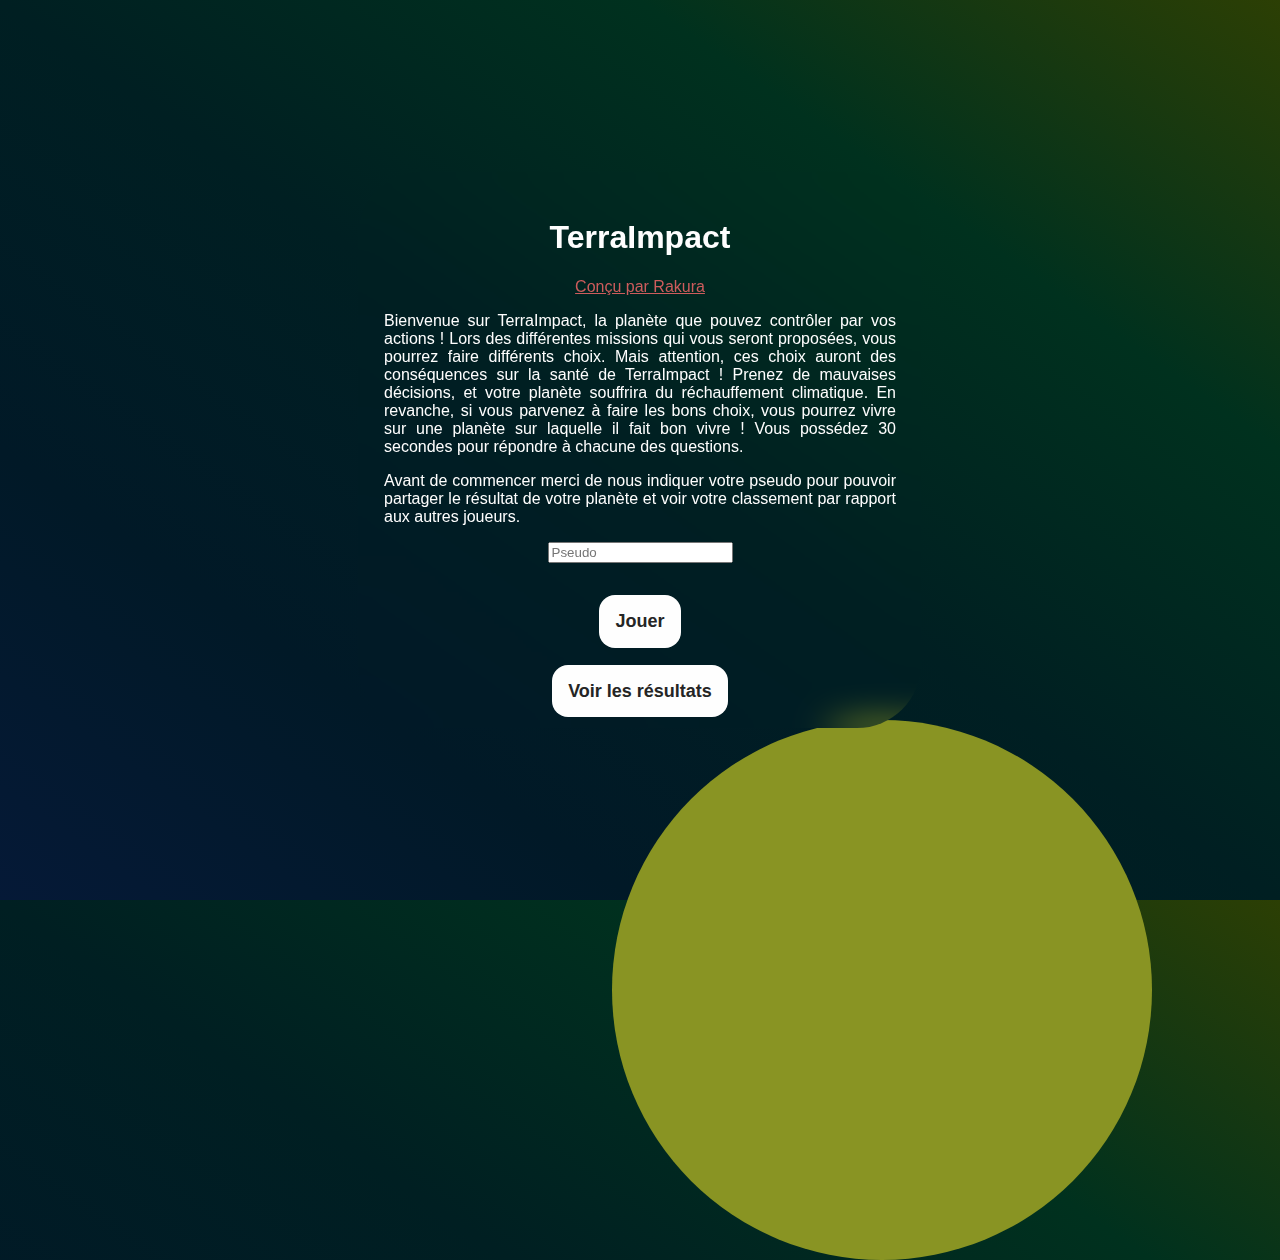
<file: index.html>
<!DOCTYPE html>
<head>
    <title>TerraImpact</title>
    <meta http-equiv="Content-Type" content="text/html; charset=utf-8" />
    <link rel="stylesheet" href="assets/main.css">
</head>
<body>
    <div class="earth"></div>
    <div class="main">
        <div class="blur">
            <h1>TerraImpact</h1>
            <a href="https://rakura.fr" target="_blank" style="color: #cd5c5c">Conçu par Rakura</a>
            <p style="text-align: justify;">
                Bienvenue sur TerraImpact, la planète que pouvez contrôler par vos actions !
                Lors des différentes missions qui vous seront proposées, vous pourrez faire différents choix.
                Mais attention, ces choix auront des conséquences sur la santé de TerraImpact ! Prenez de mauvaises décisions, et votre planète souffrira du réchauffement climatique. En revanche, si vous parvenez à faire les bons choix, vous pourrez vivre sur une planète sur laquelle il fait bon vivre ! Vous possédez 30 secondes pour répondre à chacune des questions.
            </p>
            <p style="text-align: justify;">
                Avant de commencer merci de nous indiquer votre pseudo pour pouvoir partager le résultat de votre planète et voir votre classement par rapport aux autres joueurs.
            </p>
            <div>
                <input id="pseudo" type="text" placeholder="Pseudo"/>
            </div>
            <div style="margin-top: 20px;">
                <button onclick="start()" class="selectElem" style="cursor: pointer;">
                    Jouer
                </button>
            </div>
            <div style="margin-top: 20px;">
                <a href="global.html" class="selectElem" style="cursor: pointer; text-decoration: none;">
                    Voir les résultats
                </a>
            </div>
        </div>
    </div>
    <script>
        function start() {
            let pseudo = document.getElementById('pseudo')
            if (pseudo.value.length == 0) {
                alert('Veuillez ajouter un pseudo')
                return;
            }
            document.location.href = `mission1.html?pseudo=${pseudo.value}&time=${new Date().getTime()}`
        }
    </script>
</body>
</html>
</file>
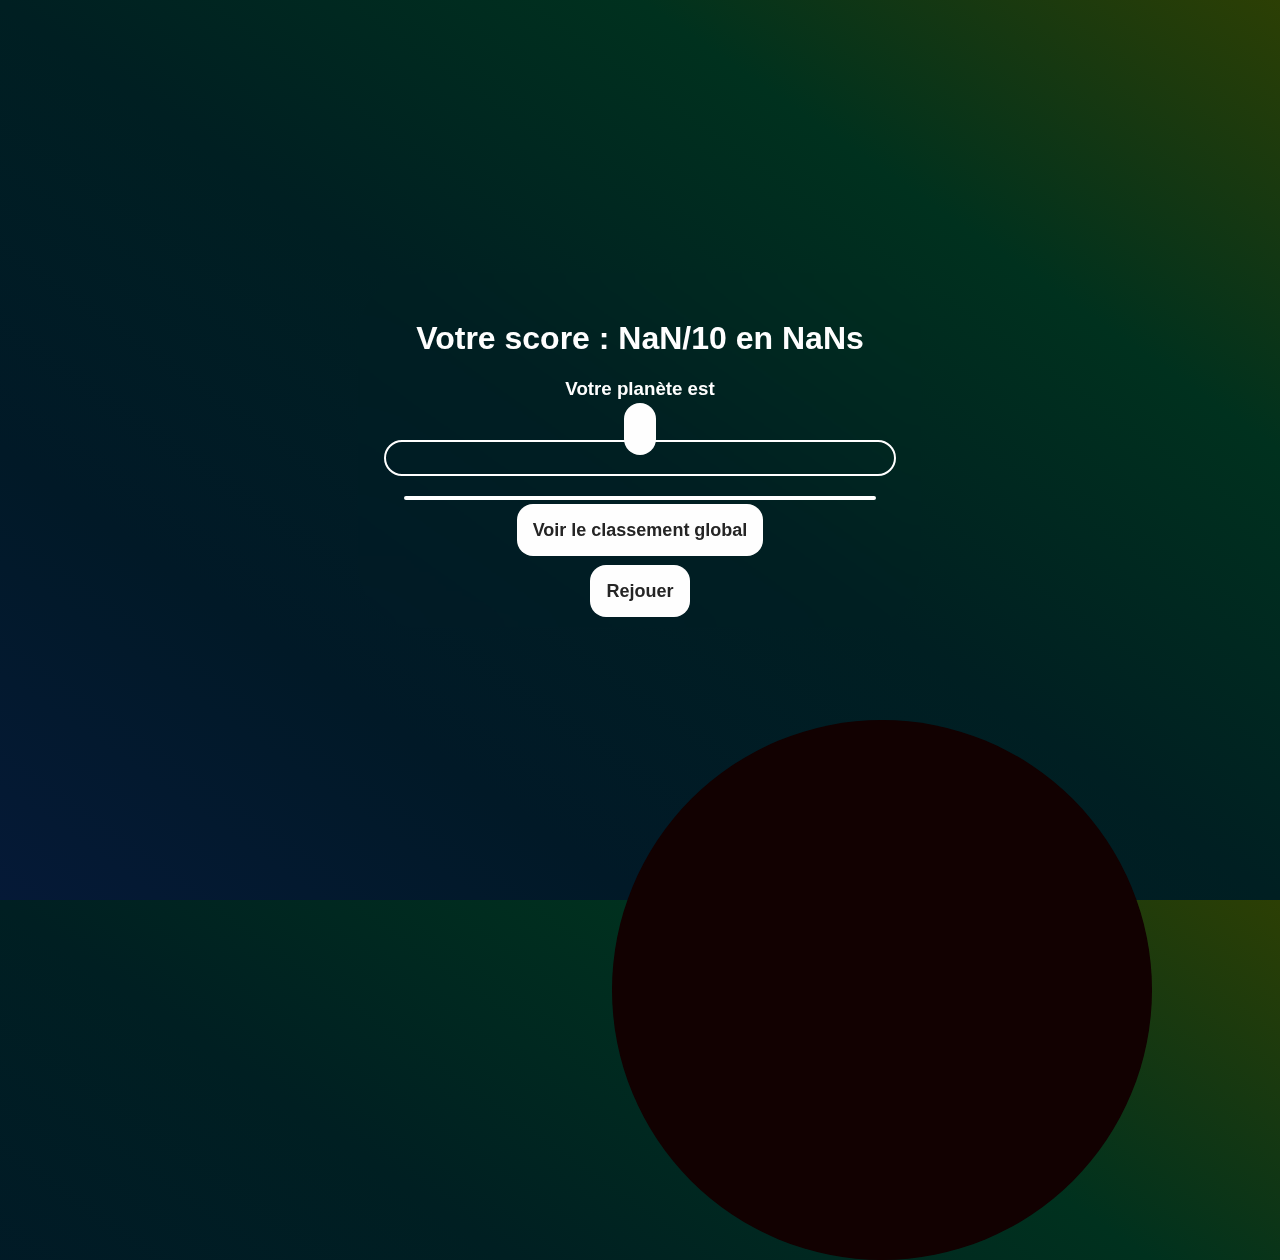
<file: finish.html>
<!DOCTYPE html>
<head>
    <title>TerraImpact</title>
    <meta http-equiv="Content-Type" content="text/html; charset=utf-8" />
    <link rel="stylesheet" href="assets/main.css">
</head>
<body>
    <div class="earth" id="earth"></div>
    <div class="main">
        <div class="blur">
            <h1 id="score"></h1>
            <h3 id="result"></h3>
            <a id="share" class="selectElem" style="text-decoration: none;"></a>
            <div style="padding: 1rem; border: 2px solid white; border-radius: 2rem; max-height: 50vh; overflow-y: auto;">
                <div id="falseAw">
                </div>
            </div>
            <div id="hof" style="margin: 20px; border: 2px solid white; border-radius: 2rem;"></div>
            <div style="margin-bottom: 40px; margin-top: 20px"><a href="global.html" class="selectElem" style="text-decoration: none;">Voir le classement global</a></div>
            <div><a href="index.html" style="text-decoration: none;" class="selectElem">
                Rejouer
            </a></div>
        </div>
    </div>
    <script>
        let score = 0, hof = null, pseudo = '', falseAw = null, aw = {}, earth = null, timeEnd = new Date().getTime(), timeTot = 0
        window.onload = (event) => {
            earth = document.getElementById('earth')
            falseAw = document.getElementById('falseAw')
            let urlGet = new URLSearchParams(window.location.search);
            score = parseInt(urlGet.get('score'));
            if (score < 0) {
                score = 0
            } else if (score > 10) {
                score = 10
            }
            earth.style.backgroundColor = randomColor(score)
            timeTot = parseInt(timeEnd - parseInt(urlGet.get('time'))) / 1000 
            document.getElementById("score").innerText = "Votre score : " + score + "/10 en " + parseInt(timeTot) + "s";
            var prefix = "Votre planète est ";
            if (score == 0) {
                prefix += 'délabrée';
            } else if (score == 1) {
                prefix += 'déclinante';
            } else if (score == 2) {
                prefix += 'polluée';
            } else if (score == 3) {
                prefix += 'épuisée';
            } else if (score == 4) {
                prefix += 'malade';
            } else if (score == 5) {
                prefix += 'instable';
            } else if (score == 6) {
                prefix += 'endommagée';
            } else if (score == 7) {
                prefix += 'fragile';
            } else if (score == 8) {
                prefix += 'résiliente';
            } else if (score == 9) {
                prefix += 'revitalisante';
            } else if (score == 10) {
                prefix += 'florissante';
            }
            document.getElementById("result").innerText = prefix;
            hof = document.getElementById("hof");

            pseudo = urlGet.get('pseudo');
            aw = JSON.parse(urlGet.get('aw'));
            falseAnwer()
            sendFile()
        };

        function falseAnwer() {
            let awMsg = {1: [], 2: [], 3: []};
            let aws = {
                1: [
                    {q: "Est-ce que la déforestation est la seconde cause du réchauffement climatique", r: "La déforestation est bien la 2ème cause, cela produit 24% des gaz à effet de serre."},
                    {q: "En un jour, un arbre produit-il assez d'oxygène pour 2 personnes ?", r: "Un arbre est capable de produire de l'oxygène pour 4 personne"},
                    {q: "Sur les 10 dernières années, la forêt amazonienne au Brésil a émis plus de carbonne qu'elle n'en a capté", r: "Les pertes sont d'envirion 18% supérieures aux gains." }
                ],
                2: [
                    {q: "Trier les moyens de productions d'électricité du plus propre au moins propre (haut en bas)", r: "L'émission de Co2 par kWh du nucléaire est de 12g, photovoltaïque 48g, gaz naturel 490g, charbon 820g"},
                    {q: "Trier les moyens de transport dans l'ordre croissant d'émission de CO2 par passager par km (haut en bas)", r: "L'émission de Co2 par personne par kilomètre en train est de 3.5g, en bus 20g, en voiture 85g, en avion 145g"}
                ],
                3: [
                    {q: "En matière de transport, quelle action aurait le plus d’impact ?", r:"Le transport aérien reste l'une des sources majeures de notre empreinte carbone."},
                    {q: "En matière d’alimentation, quelle solution est la plus efficace ?", r:"Manger moins de viande serait la solution la plus efficace"},
                    {q: 'Quelle action diminuerait le plus nos émissions de gaz à effet de serre ?', r:"Fermer les centrales à énergie carbonée diminuerait le plus nos émissions de gaz à effet de serre à l'échelle mondiale"}
                ]
            }

            for (let i = 0; i < aw[1].length; i++) {
                if (aw[1][i] == -1) {
                    awMsg[1].push(aws[1][i])
                } else {
                    awMsg[1].push({q: aws[1][i].q, r: 'valid'})
                }
            }
            for (let i = 0; i < aw[2].length; i++) {
                let noError = false
                for (let j = 0; j < aw[2][i].length; j++) {
                    if (aw[2][i][j] != j) {
                        awMsg[2].push(aws[2][i])
                        noError = true
                        break
                    }
                }
                if (!noError) {
                    awMsg[2].push({q: aws[2][i].q, r: 'valid'})
                }
            }
            for (let i = 0; i < aw[3].length; i++) {
                if (aw[3][i] == -1) {
                    awMsg[3].push(aws[3][i])
                } else {
                    awMsg[3].push({q: aws[3][i].q, r: 'valid'})
                }
            }
            Object.keys(awMsg || {}).forEach(item => {
                let div = document.createElement('div')
                for (let i = 0; i < awMsg[item].length; i++) {
                    let div2 = document.createElement('div'), title = document.createElement('h3'), p = document.createElement('p')
                    title.textContent = awMsg[item][i].q
                    if (awMsg[item][i].r == 'valid') {
                        p.textContent = 'Bravo !'
                        p.style.color = 'green'
                    } else {
                        p.textContent = awMsg[item][i].r
                        p.style.color = 'red'
                    }
                    div2.appendChild(title)
                    div2.appendChild(p)
                    div.appendChild(div2)
                }
                falseAw.appendChild(div)
            })
        }

        function randomColor(score) {
            let color = '#120101'
            if (score == 1) {
                color = '#290202'
            } else if (score == 2) {
                color = '#871e1e'
            } else if (score == 3) {
                color = '#944d23'
            } else if (score == 4) {
                color = '#947223'
            } else if (score == 5) {
                color = '#948523'
            } else if (score == 6) {
                color = '#899423'
            } else if (score == 7) {
                color = '#709423'
            } else if (score == 8) {
                color = '#619423'
            } else if (score == 9) {
                color = '#4e9423'
            } else if (score == 10) {
                color = '#42bd1c'
            }
            return color
        }

        async function sendFile() {
            let uid = String(pseudo) + String(new Date().getTime()).substring(8)
            document.getElementById('share').href = "result.html?uid=" + uid
            document.getElementById('share').textContent = "Copier ce lien pour partager votre résultat"
            const response = await fetch("https://terraimpact.back.rakura.fr/addValue", {
            method: 'POST',
            headers: {
                'Accept': 'application/json',
                'Content-Type': 'application/json'
                },
                body: JSON.stringify({
                "uid": uid,
                "pseudo": String(pseudo),
                "score": score,
                "time": parseInt(timeTot),
                "aw": JSON.stringify(aw)
                })
            });

            response.json().then(data => {
                let pos = document.createElement('h3');
                pos.textContent = "Votre classement " + data.pos + " sur " + data.tot
                hof.appendChild(pos)
            });
        }
    </script>
</body>
</html>
</file>
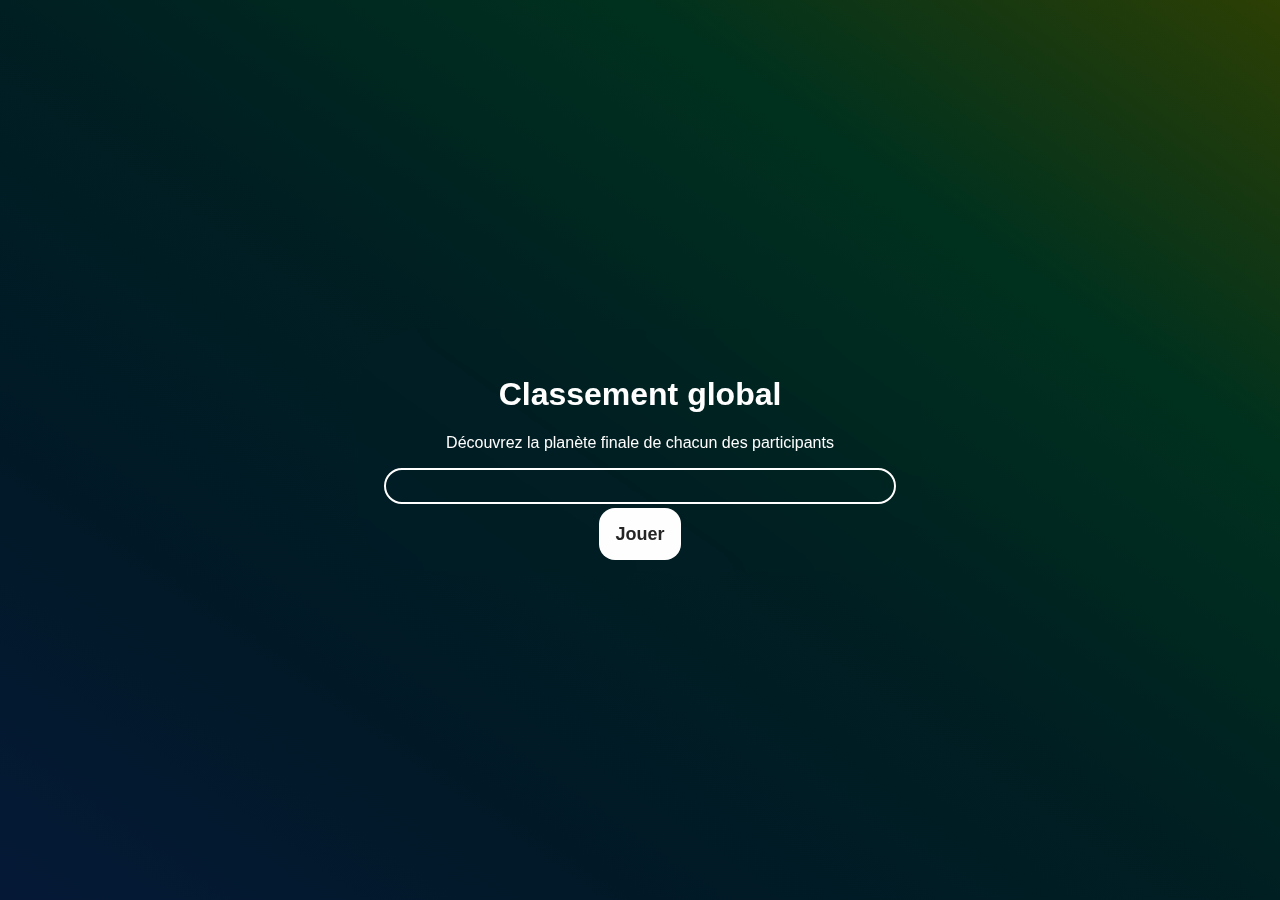
<file: global.html>
<!DOCTYPE html>
<head>
    <title>TerraImpact</title>
    <meta http-equiv="Content-Type" content="text/html; charset=utf-8" />
    <link rel="stylesheet" href="assets/main.css">
</head>
<body>
    <div class="main">
        <div class="blur">
            <h1>Classement global</h1>
            <p>Découvrez la planète finale de chacun des participants</p>
            <div style="padding: 1rem; border: 2px solid white; border-radius: 2rem; max-height: 80vh; overflow-y: auto;">
                <div id="classement">
                </div>
            </div>
            <div style="margin-top: 20px;"><a href="index.html" class="selectElem" style="text-decoration: none;">
                Jouer
            </a></div>
        </div>
    </div>
    <script>
        let classement = null
        window.onload = (event) => {
            classement = document.getElementById('classement');
            getAll()
        };

        async function getAll() {
            const response = await fetch("https://terraimpact.back.rakura.fr/getAll", {
            method: 'GET'
            });

            response.json().then(data => {
                for (let i = 0; i < data.length; i++) {
                    let div = document.createElement('div'), subDiv = document.createElement('div'), title = document.createElement('a'), score = document.createElement('p'), time = document.createElement('p')
                    score.textContent = data[i].score + '/10'
                    time.textContent = data[i].time + 's'
                    subDiv.style.display = 'flex'
                    subDiv.style.alignItems = 'center';
                    subDiv.style.justifyContent = 'space-around';
                    subDiv.appendChild(score)
                    subDiv.appendChild(time)
                    title.textContent = String(i + 1) + ". " + String(data[i].pseudo)
                    title.style.color = randomColor(data[i].score);
                    title.classList.add('global')
                    title.href = 'result.html?uid=' + data[i].uid
                    title.title = "Voir la planète"
                    div.classList.add('globalDiv')
                    div.onclick = function(){moveTo(data[i].uid)};
                    div.title = 'Voir la planète de ' + data[i].pseudo
                    div.appendChild(title)
                    div.appendChild(subDiv)
                    classement.appendChild(div)
                }
            });
        }

        function moveTo(uid) {
            document.location.href = 'result.html?uid=' + uid
        }

        function randomColor(score) {
            let color = '#120101'
            if (score == 1) {
                color = '#290202'
            } else if (score == 2) {
                color = '#871e1e'
            } else if (score == 3) {
                color = '#944d23'
            } else if (score == 4) {
                color = '#947223'
            } else if (score == 5) {
                color = '#948523'
            } else if (score == 6) {
                color = '#899423'
            } else if (score == 7) {
                color = '#709423'
            } else if (score == 8) {
                color = '#619423'
            } else if (score == 9) {
                color = '#4e9423'
            } else if (score == 10) {
                color = '#42bd1c'
            }
            return color
        }
    </script>
</body>
</html>
</file>
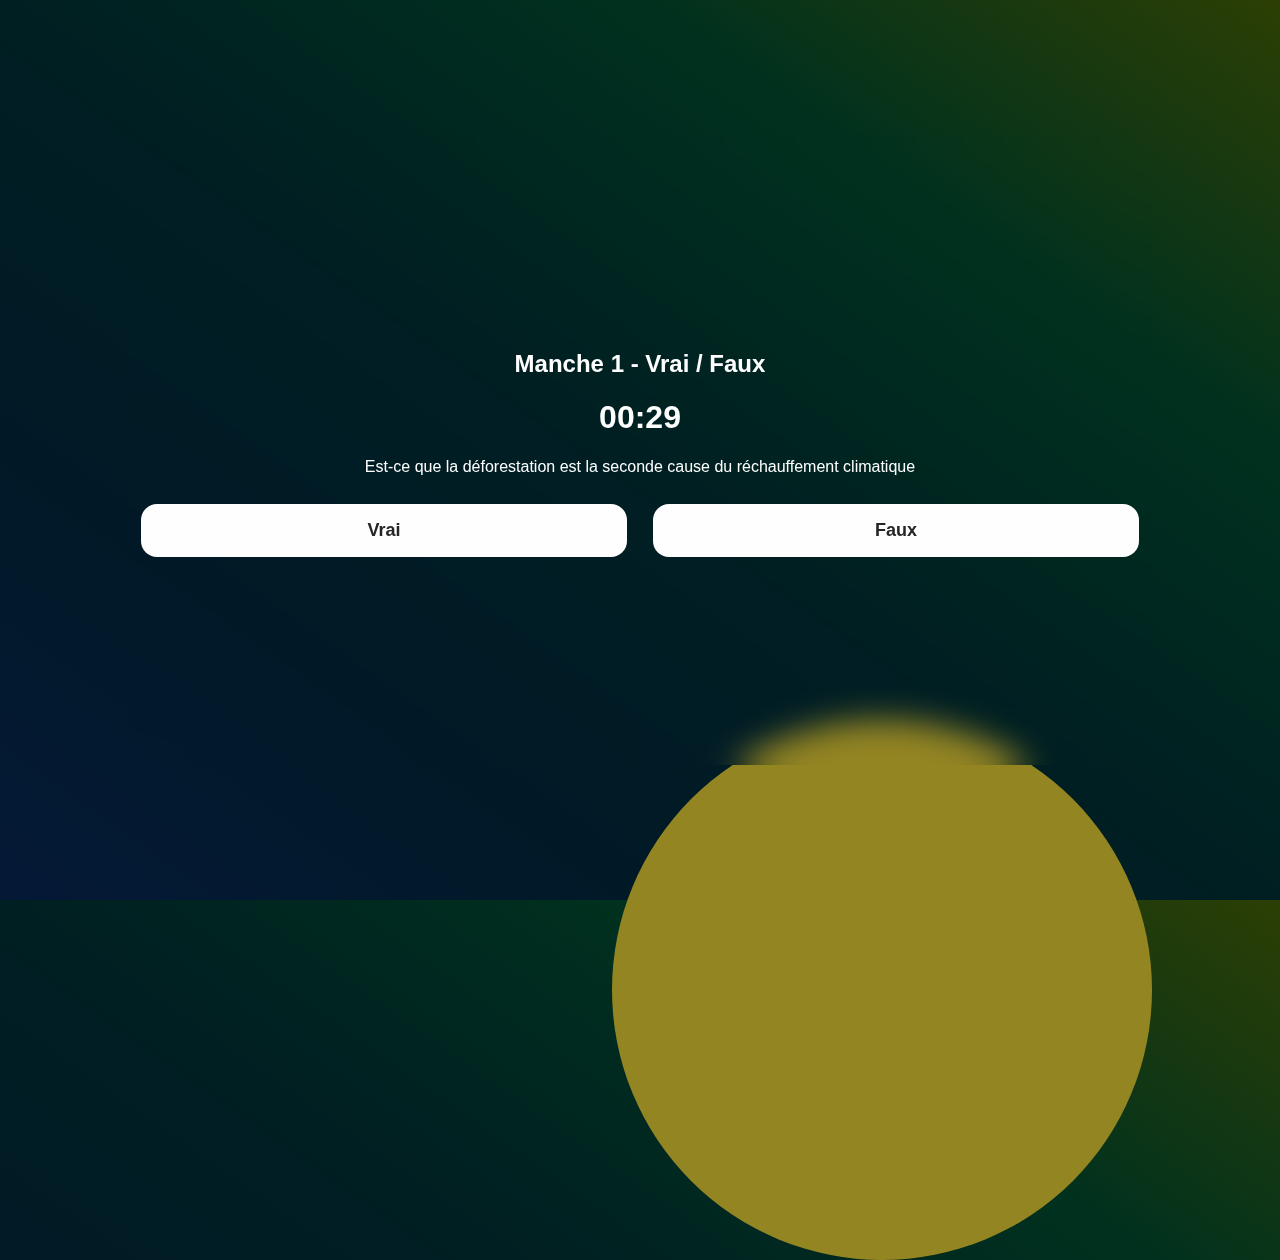
<file: mission1.html>
<!DOCTYPE html>
<head>
    <title>TerraImpact</title>
    <meta http-equiv="Content-Type" content="text/html; charset=utf-8" />
    <link rel="stylesheet" href="assets/main.css">
</head>
<body>
    <div class="earth" id="earth"></div>
    <div class="main">
        <div class="mission">
            <div style="width: 80vw;">
                <h2>Manche 1 - Vrai / Faux</h2>
                <h1 id="timer"></h1>
                <p id="qShow">Question</p>
                <div id="selectQ">
                </div>
            </div>
        </div>
    </div>
    <script>
        let selectQ = null, earth = null, qShow = null, timer = null, timerT = null, timerQ = 30, actualTime = 0, actualId = 0, answered = [], startScore = 5;
        let q = [
            {q: 'Est-ce que la déforestation est la seconde cause du réchauffement climatique', answer: [{text: 'Vrai', score: 1}, {text: 'Faux', score: -1}]},
            {q: "En un jour, un arbre produit-il assez d'oxygène pour 2 personnes ?", answer: [{text: 'Vrai', score: -1}, {text: 'Faux', score: 1}]},
            {q: "Sur les 10 dernières années, la forêt amazonienne au Brésil a émis plus de carbonne qu'elle n'en a capté", answer: [{text: 'Vrai', score: 1}, {text: 'Faux', score: -1}]},
        ]

        window.onload = (event) => {
            earth = document.getElementById('earth')
            selectQ = document.getElementById("selectQ");
            timer = document.getElementById("timer");
            qShow = document.getElementById("qShow");

            earth.style.backgroundColor = randomColor(startScore)
            supply()
        };

        function randomColor(score) {
            let color = '#120101'
            if (score == 1) {
                color = '#290202'
            } else if (score == 2) {
                color = '#871e1e'
            } else if (score == 3) {
                color = '#944d23'
            } else if (score == 4) {
                color = '#947223'
            } else if (score == 5) {
                color = '#948523'
            } else if (score == 6) {
                color = '#899423'
            } else if (score == 7) {
                color = '#709423'
            } else if (score == 8) {
                color = '#619423'
            } else if (score == 9) {
                color = '#4e9423'
            } else if (score == 10) {
                color = '#42bd1c'
            }
            return color
        }

        function supply() {
            qShow.textContent = q[actualId].q
            let div = document.createElement('div');
            div.style.display = 'flex';
            div.style.justifyContent = 'center';
            for (let i = 0; i < q[actualId].answer.length; i++) {
                let btn = document.createElement('button');
                btn.classList.add('selectElem')
                btn.classList.add('widthFull')
                btn.classList.add('cursorPointer')
                btn.onclick = function(){answer(i)};
                btn.textContent = q[actualId].answer[i].text;
                div.appendChild(btn)
            }
            selectQ.appendChild(div);
            startTimer()
        }

        function startTimer() {
            timer.textContent = "00:30"
            actualTime = timerQ
            clearTimeout(timerT)
            decrement()
        }

        function decrement() {
            if (actualTime == 0) {
                answer(0)
                return;
            }
            actualTime--
            let showTimer = actualTime
            if (String(actualTime).length == 1) {
                showTimer = '0' + String(actualTime)
            }
            timer.textContent = `00:${showTimer}`
            timerT = setTimeout(decrement, 1000)
        }

        function answer(id) {
            startScore += q[actualId].answer[id].score
            if (startScore < 0) {
                startScore = 0
            } else if (startScore > 10) {
                startScore = 10
            }
            earth.style.backgroundColor = randomColor(startScore)
            answered.push(q[actualId].answer[id].score)
            actualId++;
            if (actualId + 1 > q.length) {
                clearTimeout(timerT)
                let urlGet = new URLSearchParams(window.location.search);
                document.location.href = `mission2.html?pseudo=${urlGet.get('pseudo')}&time=${urlGet.get('time')}&aw=${JSON.stringify({1: answered})}&score=${startScore}`;
                return;
            }
            let child = selectQ.lastElementChild;
            while (child) {
                selectQ.removeChild(child);
                child = selectQ.lastElementChild;
            }
            supply()
        }
    </script>
</body>
</html>
</file>
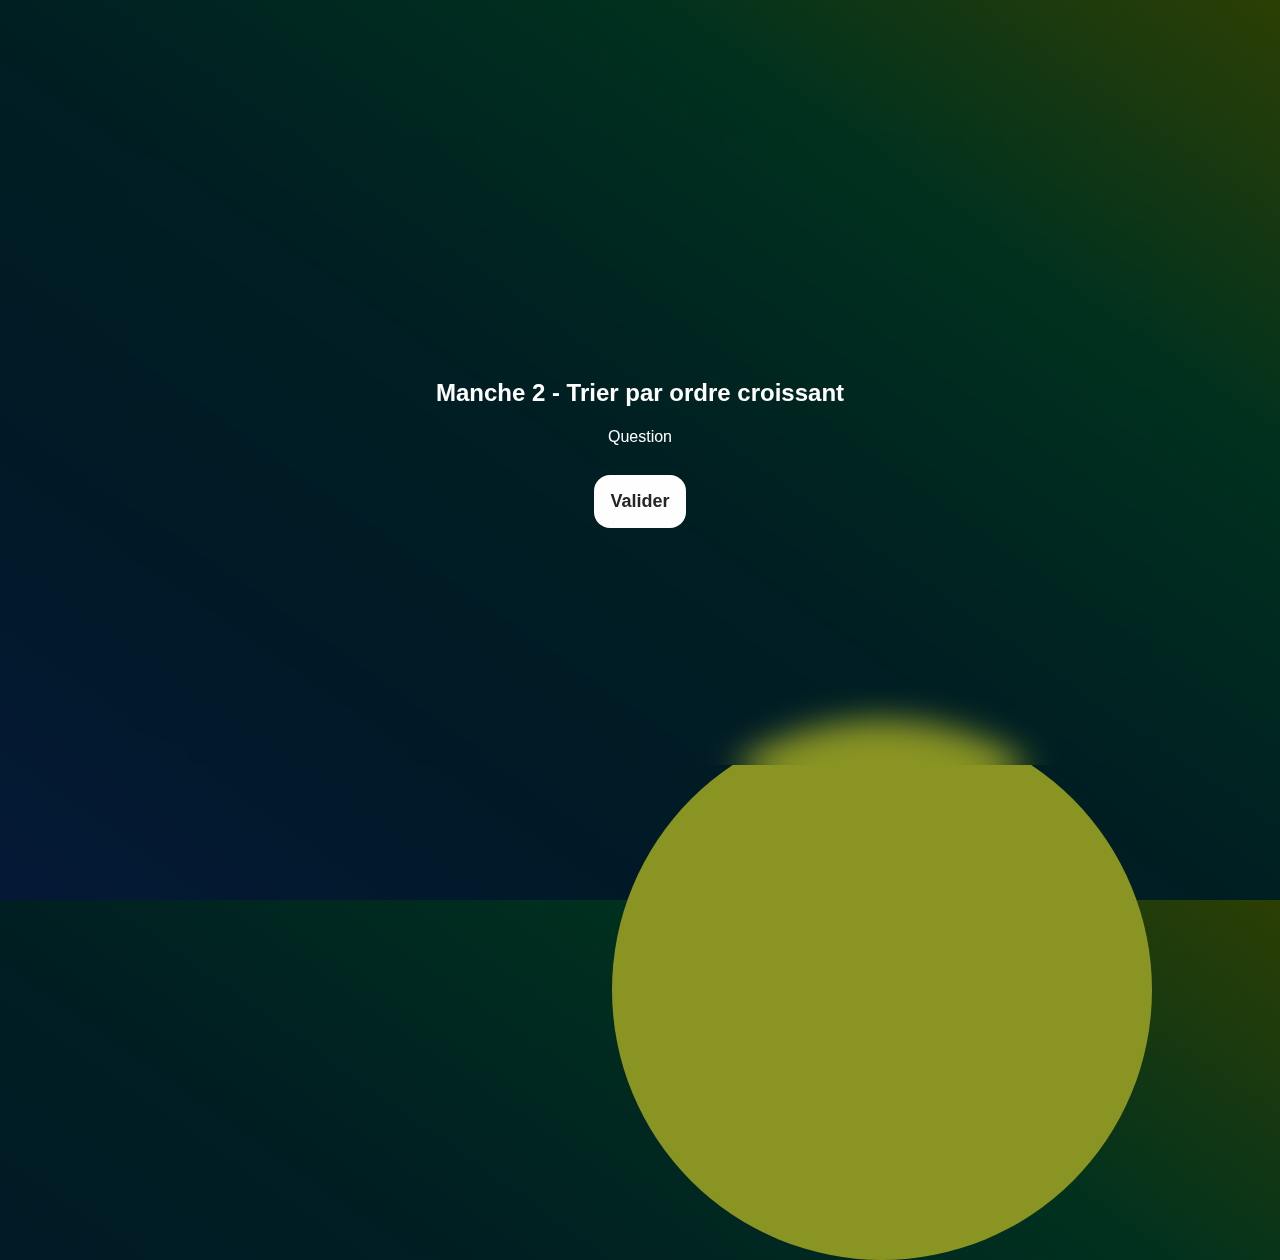
<file: mission2.html>
<!DOCTYPE html>
<head>
    <title>TerraImpact</title>
    <meta http-equiv="Content-Type" content="text/html; charset=utf-8" />
    <link rel="stylesheet" href="assets/main.css">
</head>
<body>
    <div class="earth" id="earth"></div>
    <div class="main">
        <div class="mission">
            <div style="width: 50vw;">
                <h2>Manche 2 - Trier par ordre croissant</h2>
                <h1 id="timer"></h1>
                <p id="qShow">Question</p>
                <div id="selectQ">
                </div>
                <button class="selectElem" style="cursor: pointer;" onclick="answer()">Valider</button>
            </div>
        </div>
    </div>
    <script>
        let selectQ = null, earth = null, qShow = null, timer = null, timerT = null, timerQ = 30, actualTime = 0, startScore = 0, urlGet = null, actualId = 0, answered = {};
        let q = [
            {q: "Trier les moyens de productions d'électricité du plus propre au moins propre (haut en bas)", answer: [{text: 'Charbon', score: 3}, {text: 'Nucléaire', score: 0}, {text: 'Photovoltaïque', score: 1}, {text: 'Gaz naturel', score: 2}]},
            {q: "Trier les moyens de transport dans l'ordre croissant d'émission de CO2 par passager par km (haut en bas)", answer: [{text: 'Bus', score: 1}, {text: 'Avion', score: 3}, {text: 'Voiture', score: 2}, {text: 'Train', score: 0}]},
        ]

        window.onload = (event) => {
            earth = document.getElementById('earth')
            urlGet = new URLSearchParams(window.location.search);
            startScore = parseInt(urlGet.get('score'));
            if (startScore < 0) {
                startScore = 0
            } else if (startScore > 10) {
                startScore = 10
            }
            answered = JSON.parse(urlGet.get('aw'));
            answered[2] = []
            selectQ = document.getElementById("selectQ");
            timer = document.getElementById("timer");
            qShow = document.getElementById("qShow");

            earth.style.backgroundColor = randomColor(startScore)
            supply()
        };

        function randomColor(score) {
            let color = '#120101'
            if (score == 1) {
                color = '#290202'
            } else if (score == 2) {
                color = '#871e1e'
            } else if (score == 3) {
                color = '#944d23'
            } else if (score == 4) {
                color = '#947223'
            } else if (score == 5) {
                color = '#948523'
            } else if (score == 6) {
                color = '#899423'
            } else if (score == 7) {
                color = '#709423'
            } else if (score == 8) {
                color = '#619423'
            } else if (score == 9) {
                color = '#4e9423'
            } else if (score == 10) {
                color = '#42bd1c'
            }
            return color
        }

        function supply() {
            qShow.textContent = q[actualId].q
            
            for (let i = 0; i < q[actualId].answer.length; i++) {
                let div = document.createElement('div'), firstDiv = document.createElement('div'), secondDiv = document.createElement('div'), pSd = document.createElement('p');
                //secondDiv
                pSd.textContent = q[actualId].answer[i].text;
                secondDiv.appendChild(pSd);

                //firstDiv
                let cDown = document.createElement('div'), cUp = document.createElement('div');
                cUp.innerHTML = `<svg onclick="up(${i})" style="cursor: pointer; margin: 5px;" xmlns="http://www.w3.org/2000/svg" width="16" height="16" fill="currentColor" viewBox="0 0 16 16"><path fill-rule="evenodd" d="M7.646 4.646a.5.5 0 0 1 .708 0l6 6a.5.5 0 0 1-.708.708L8 5.707l-5.646 5.647a.5.5 0 0 1-.708-.708l6-6z"/></svg>`
                cDown.innerHTML = `<svg onclick="down(${i})" style="cursor: pointer; margin: 5px;" xmlns="http://www.w3.org/2000/svg" width="16" height="16" fill="currentColor" viewBox="0 0 16 16"><path fill-rule="evenodd" d="M1.646 4.646a.5.5 0 0 1 .708 0L8 10.293l5.646-5.647a.5.5 0 0 1 .708.708l-6 6a.5.5 0 0 1-.708 0l-6-6a.5.5 0 0 1 0-.708z"/></svg>`
                firstDiv.classList.add('chevron')
                firstDiv.appendChild(cUp)
                firstDiv.appendChild(cDown)

                div.appendChild(firstDiv)
                div.appendChild(secondDiv)

                div.classList.add('selectElem')
                div.classList.add('selectElemSort')
                div.id = q[actualId].answer[i].score
                selectQ.appendChild(div)
            }
            startTimer()
        }

        function clear() {
            let child = selectQ.lastElementChild;
            while (child) {
                selectQ.removeChild(child);
                child = selectQ.lastElementChild;
            }
        }

        function answer() {
            actualId++;
            let aws = [], verifScore = 0;
            for (let i = 0; i < selectQ.children.length; i++) {
                aws.push(selectQ.children[i].id)
                if (selectQ.children[i].id == i) {
                    verifScore++
                }
            }
            if (verifScore == 4) {
                startScore += 2
            } else if (verifScore == 3) {
                startScore++
            } else if (verifScore == 1) {
                startScore += -1
            } else if (verifScore == 0) {
                startScore += -2
            }
            if (startScore < 0) {
                startScore = 0
            } else if (startScore > 10) {
                startScore = 10
            }
            earth.style.backgroundColor = randomColor(startScore)
            answered[2].push(aws)
            if (actualId + 1 > q.length) {
                clearTimeout(timerT)
                document.location.href = `mission3.html?pseudo=${urlGet.get('pseudo')}&time=${urlGet.get('time')}&aw=${JSON.stringify(answered)}&score=${startScore}`;
                return;
            }
            clear()
            supply()
        }

        function up(id) {
            if (id == 0) {
                return;
            }
            clear()
            let inter = q[actualId].answer[id - 1]
            q[actualId].answer[id - 1] = q[actualId].answer[id]
            q[actualId].answer[id] = inter
            supply()
        }

        function down(id) {
            if (id == q[actualId].answer.length - 1) {
                return
            }
            clear()
            let inter = q[actualId].answer[id + 1]
            q[actualId].answer[id + 1] = q[actualId].answer[id]
            q[actualId].answer[id] = inter
            supply()
        }

        function startTimer() {
            timer.textContent = "00:30"
            actualTime = timerQ
            clearTimeout(timerT)
            decrement()
        }

        function decrement() {
            if (actualTime == 0) {
                answer()
                return;
            }
            actualTime--
            let showTimer = actualTime
            if (String(actualTime).length == 1) {
                showTimer = '0' + String(actualTime)
            }
            timer.textContent = `00:${showTimer}`
            timerT = setTimeout(decrement, 1000)
        }
    </script>
</body>
</html>
</file>
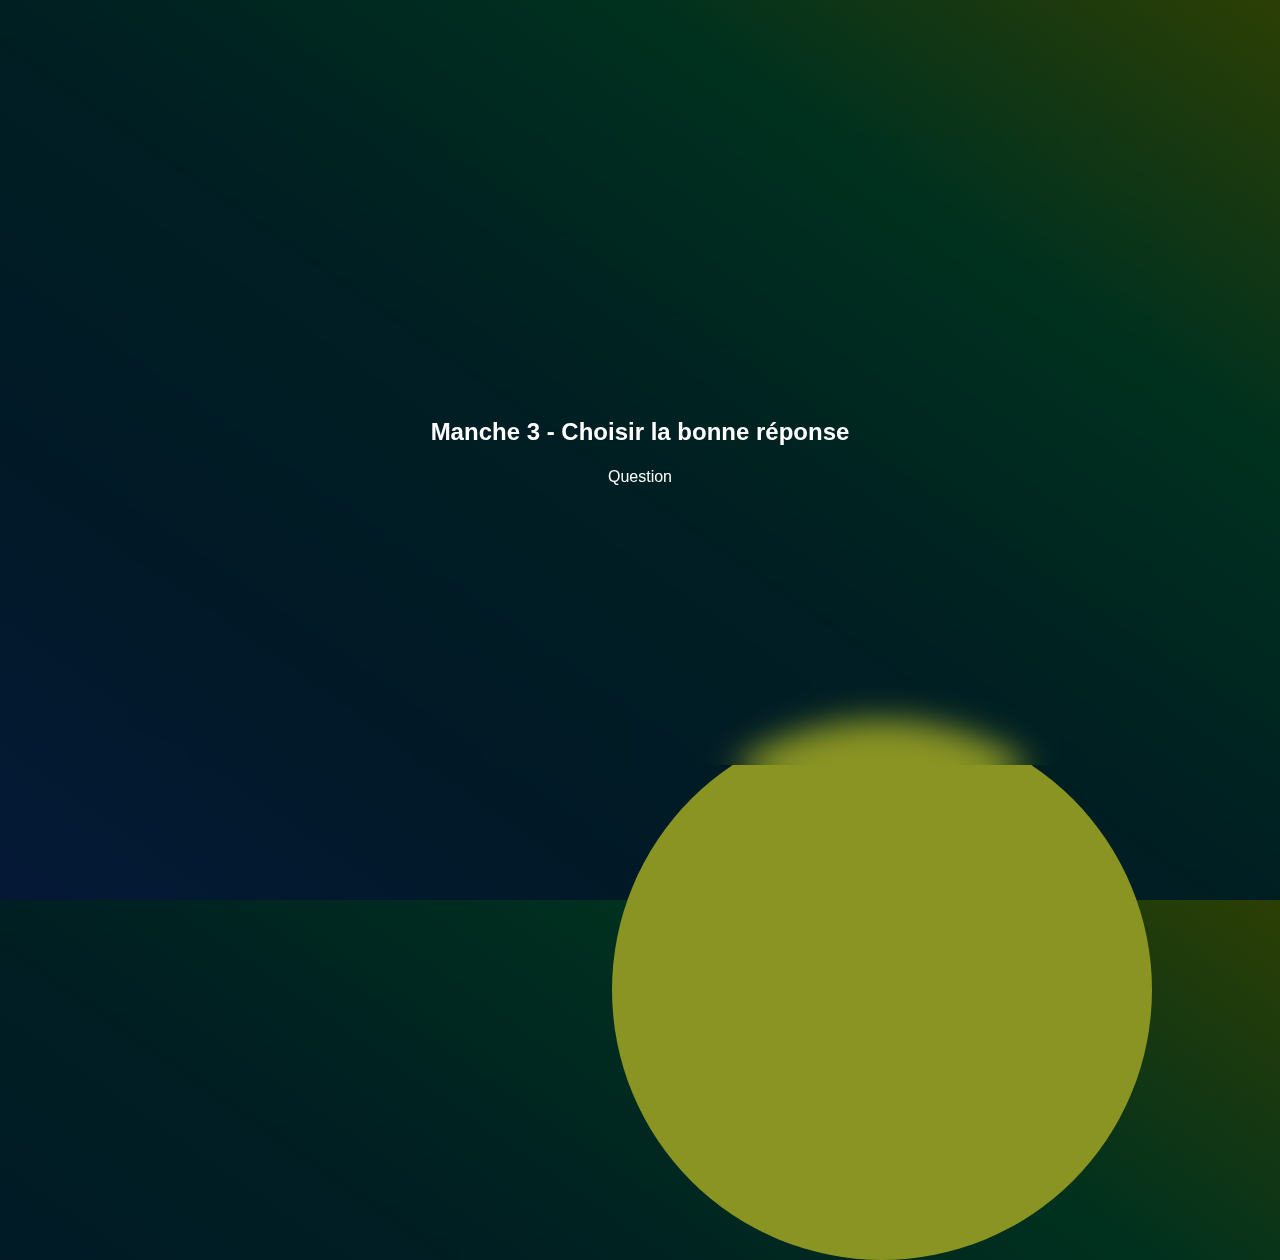
<file: mission3.html>
<!DOCTYPE html>
<head>
    <title>TerraImpact</title>
    <meta http-equiv="Content-Type" content="text/html; charset=utf-8" />
    <link rel="stylesheet" href="assets/main.css">
</head>
<body>
    <div class="earth" id="earth"></div>
    <div class="main">
        <div class="mission">
            <div style="width: 50vw;">
                <h2>Manche 3 - Choisir la bonne réponse</h2>
                <h1 id="timer"></h1>
                <p id="qShow">Question</p>
                <div id="selectQ">
                </div>
            </div>
        </div>
    </div>
    <script>
        let selectQ = null, earth = null, qShow = null, timer = null, timerT = null, timerQ = 30, actualTime = 0, startScore = 0, actualId = 0, answered = {};
        let q = [
            {q: "En matière de transport, quelle action aurait le plus d’impact ?", answer: [{text: 'Favoriser les vélos taxis', score: -1}, {text: "Améliorer l’efficience des avions", score: 1}, {text: "Construire un réseau global de trains à grande vitesse", score: -1}, {text: 'Développer le télétravail', score: -1}]},
            {q: "En matière d’alimentation, quelle solution est la plus efficace ?", answer: [{text: 'Manger moins de viande', score: 1}, {text: 'Installer des foyers de cuisson « propres » dans les pays en développement', score: -1}, {text: 'Mettre en place une culture du riz plus efficiente et durable', score: -1}]},
            {q: 'Quelle action diminuerait le plus nos émissions de gaz à effet de serre ?', answer: [{text: 'Arrêter la déforestation', score: -1}, {text: 'Retirer les véhicules à essence', score: -1}, {text: 'Fermer les centrales à énergie carbonée', score: 1}]},
        ]

        window.onload = (event) => {
            earth = document.getElementById('earth')
            urlGet = new URLSearchParams(window.location.search);
            startScore = parseInt(urlGet.get('score'));
            if (startScore < 0) {
                startScore = 0
            } else if (startScore > 10) {
                startScore = 10
            }
            answered = JSON.parse(urlGet.get('aw'));
            answered[3] = []
            selectQ = document.getElementById("selectQ");
            timer = document.getElementById("timer");
            qShow = document.getElementById("qShow");

            earth.style.backgroundColor = randomColor(startScore)
            supply()
        };

        function randomColor(score) {
            let color = '#120101'
            if (score == 1) {
                color = '#290202'
            } else if (score == 2) {
                color = '#871e1e'
            } else if (score == 3) {
                color = '#944d23'
            } else if (score == 4) {
                color = '#947223'
            } else if (score == 5) {
                color = '#948523'
            } else if (score == 6) {
                color = '#899423'
            } else if (score == 7) {
                color = '#709423'
            } else if (score == 8) {
                color = '#619423'
            } else if (score == 9) {
                color = '#4e9423'
            } else if (score == 10) {
                color = '#42bd1c'
            }
            return color
        }

        function supply() {
            qShow.textContent = q[actualId].q
            
            for (let i = 0; i < q[actualId].answer.length; i++) {
                let btn = document.createElement('button');
                btn.classList.add('selectElem')
                btn.classList.add('widthFull')
                btn.classList.add('cursorPointer')
                btn.onclick = function(){answer(i)};
                btn.textContent = q[actualId].answer[i].text;
                selectQ.appendChild(btn)
            }
            startTimer()
        }

        function answer(id) {
            answered[3].push(q[actualId].answer[id].score)
            startScore += q[actualId].answer[id].score
            if (startScore < 0) {
                startScore = 0
            } else if (startScore > 10) {
                startScore = 10
            }
            earth.style.backgroundColor = randomColor(startScore)
            actualId++;
            if (actualId + 1 > q.length) {
                clearTimeout(timerT)
                document.location.href = `finish.html?pseudo=${urlGet.get('pseudo')}&time=${urlGet.get('time')}&aw=${JSON.stringify(answered)}&score=${startScore}`;
                return;
            }
            let child = selectQ.lastElementChild;
            while (child) {
                selectQ.removeChild(child);
                child = selectQ.lastElementChild;
            }
            supply()
        }

        function startTimer() {
            timer.textContent = "00:30"
            actualTime = timerQ
            clearTimeout(timerT)
            decrement()
        }

        function decrement() {
            if (actualTime == 0) {
                answer(0)
                return;
            }
            actualTime--
            let showTimer = actualTime
            if (String(actualTime).length == 1) {
                showTimer = '0' + String(actualTime)
            }
            timer.textContent = `00:${showTimer}`
            timerT = setTimeout(decrement, 1000)
        }
    </script>
</body>
</html>
</file>
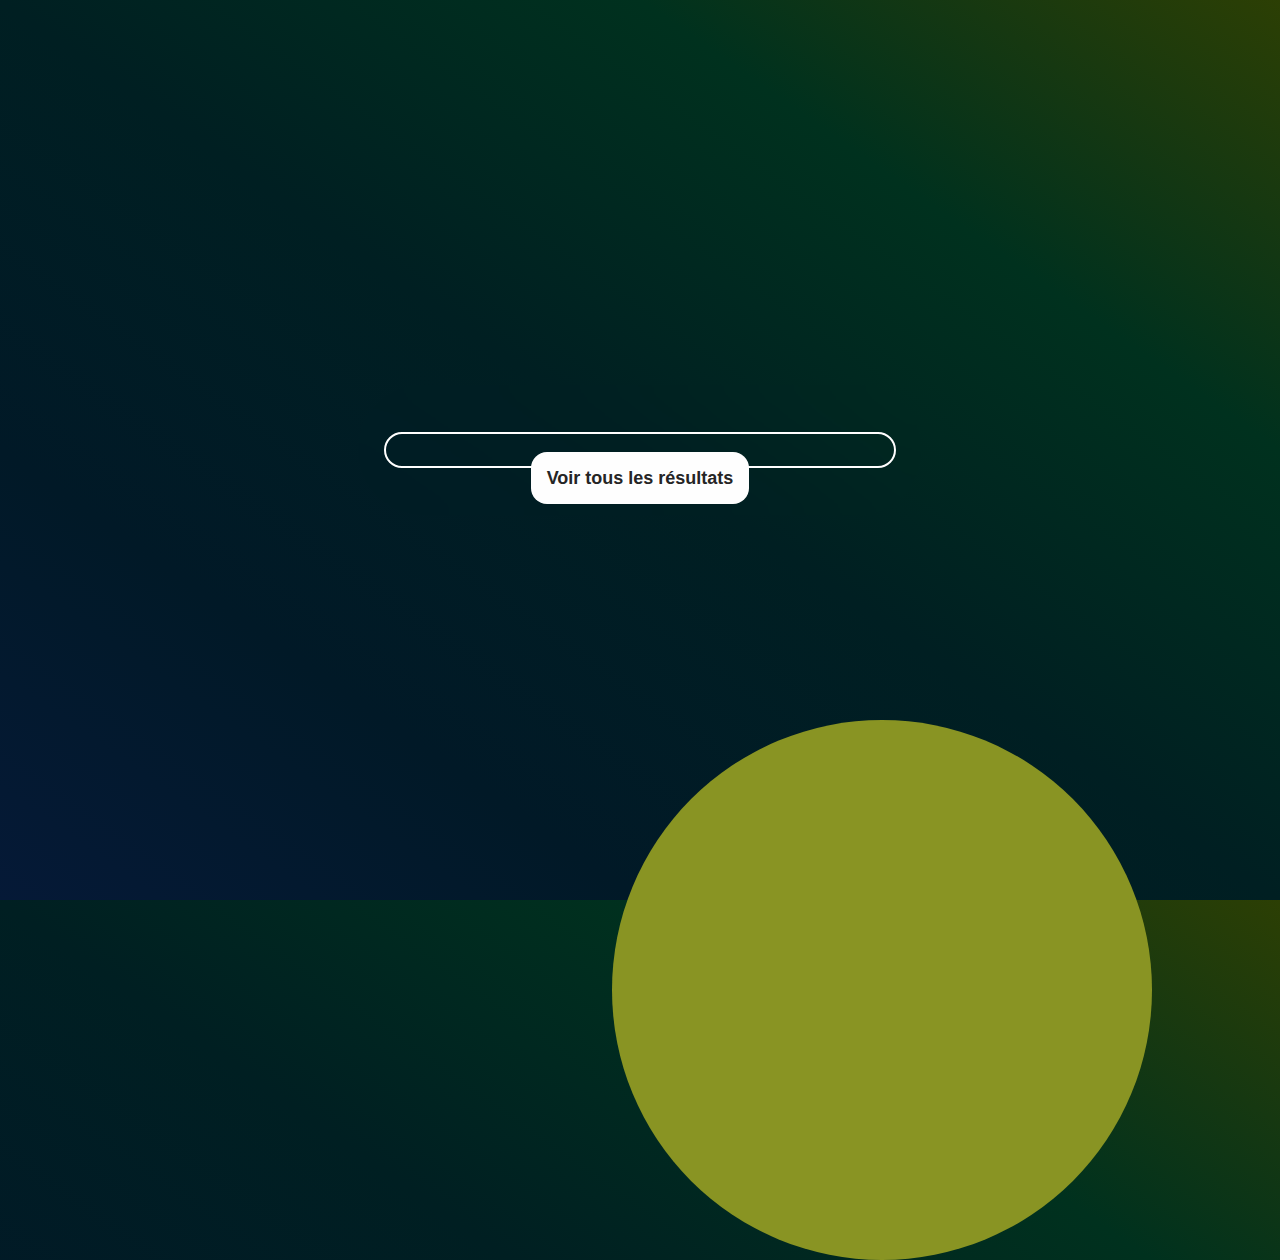
<file: result.html>
<!DOCTYPE html>
<head>
    <title>TerraImpact</title>
    <meta http-equiv="Content-Type" content="text/html; charset=utf-8" />
    <link rel="stylesheet" href="assets/main.css">
</head>
<body>
    <div class="earth" id="earth"></div>
    <div class="main">
        <div class="blur">
            <h1 id="title"></h1>
            <h2 id="score"></h2>
            <h3 id="result"></h3>
            <div style="padding: 1rem; border: 2px solid white; border-radius: 2rem; max-height: 60vh; overflow-y: auto;">
                <div id="falseAw">
                </div>
            </div>
            <a href="global.html" class="selectElem" style="text-decoration: none;">Voir tous les résultats</a>
        </div>
    </div>
    <script>
        let uid = null, earth = null, aw = {}, falseAw = null
        window.onload = (event) => {
            earth = document.getElementById('earth')
            falseAw = document.getElementById('falseAw')
            let urlGet = new URLSearchParams(window.location.search);
            uid = urlGet.get('uid');
            getUser()
        };

        function randomColor(score) {
            let color = '#120101'
            if (score == 1) {
                color = '#290202'
            } else if (score == 2) {
                color = '#871e1e'
            } else if (score == 3) {
                color = '#944d23'
            } else if (score == 4) {
                color = '#947223'
            } else if (score == 5) {
                color = '#948523'
            } else if (score == 6) {
                color = '#899423'
            } else if (score == 7) {
                color = '#709423'
            } else if (score == 8) {
                color = '#619423'
            } else if (score == 9) {
                color = '#4e9423'
            } else if (score == 10) {
                color = '#42bd1c'
            }
            return color
        }

        function falseAnwer() {
            let awMsg = {1: [], 2: [], 3: []};
            let aws = {
                1: [
                    {q: "Est-ce que la déforestation est la seconde cause du réchauffement climatique", r: "La déforestation est bien la 2ème cause, cela produit 24% des gaz à effet de serre."},
                    {q: "En un jour, un arbre produit-il assez d'oxygène pour 2 personnes ?", r: "Un arbre est capable de produire de l'oxygène pour 4 personne"},
                    {q: "Sur les 10 dernières années, la forêt amazonienne au Brésil a émis plus de carbonne qu'elle n'en a capté", r: "Les pertes sont d'envirion 18% supérieures aux gains." }
                ],
                2: [
                    {q: "Trier les moyens de productions d'électricité du plus propre au moins propre (haut en bas)", r: "L'émission de Co2 par kWh du nucléaire est de 12g, photovoltaïque 48g, gaz naturel 490g, charbon 820g"},
                    {q: "Trier les moyens de transport dans l'ordre croissant d'émission de CO2 par passager par km (haut en bas)", r: "L'émission de Co2 par personne par kilomètre en train est de 3.5g, en bus 20g, en voiture 85g, en avion 145g"}
                ],
                3: [
                    {q: "En matière de transport, quelle action aurait le plus d’impact ?", r:"Le transport aérien reste l'une des sources majeures de notre empreinte carbone."},
                    {q: "En matière d’alimentation, quelle solution est la plus efficace ?", r:"Manger moins de viande serait la solution la plus efficace"},
                    {q: 'Quelle action diminuerait le plus nos émissions de gaz à effet de serre ?', r:"Fermer les centrales à énergie carbonée diminuerait le plus nos émissions de gaz à effet de serre à l'échelle mondiale"}
                ]
            }

            for (let i = 0; i < aw[1].length; i++) {
                if (aw[1][i] == -1) {
                    awMsg[1].push(aws[1][i])
                } else {
                    awMsg[1].push({q: aws[1][i].q, r: 'valid'})
                }
            }
            for (let i = 0; i < aw[2].length; i++) {
                let noError = false
                for (let j = 0; j < aw[2][i].length; j++) {
                    if (aw[2][i][j] != j) {
                        awMsg[2].push(aws[2][i])
                        noError = true
                        break
                    }
                }
                if (!noError) {
                    awMsg[2].push({q: aws[2][i].q, r: 'valid'})
                }
            }
            for (let i = 0; i < aw[3].length; i++) {
                if (aw[3][i] == -1) {
                    awMsg[3].push(aws[3][i])
                } else {
                    awMsg[3].push({q: aws[3][i].q, r: 'valid'})
                }
            }
            Object.keys(awMsg || {}).forEach(item => {
                let div = document.createElement('div')
                for (let i = 0; i < awMsg[item].length; i++) {
                    let div2 = document.createElement('div'), title = document.createElement('h3'), p = document.createElement('p')
                    title.textContent = awMsg[item][i].q
                    if (awMsg[item][i].r == 'valid') {
                        p.textContent = 'Bravo !'
                        p.style.color = 'green'
                    } else {
                        p.textContent = awMsg[item][i].r
                        p.style.color = 'red'
                    }
                    div2.appendChild(title)
                    div2.appendChild(p)
                    div.appendChild(div2)
                }
                falseAw.appendChild(div)
            })
        }

        async function getUser() {
            const response = await fetch("https://terraimpact.back.rakura.fr/get", {
                method: 'POST',
                headers: {
                    'Accept': 'application/json',
                    'Content-Type': 'application/json'
                    },
                    body: JSON.stringify({
                    "uid": String(uid)
                })
            });

            response.json().then(data => {
                document.getElementById('title').textContent = "Résultats de " + data.pseudo
                document.getElementById('score').textContent = "Score: "+  data.score + "/10 en " + data.time + "s"
                var prefix = "La planète est ";
                if (data.score == 0) {
                    prefix += 'délabrée';
                } else if (data.score == 1) {
                    prefix += 'déclinante';
                } else if (data.score == 2) {
                    prefix += 'polluée';
                } else if (data.score == 3) {
                    prefix += 'épuisée';
                } else if (data.score == 4) {
                    prefix += 'malade';
                } else if (data.score == 5) {
                    prefix += 'instable';
                } else if (data.score == 6) {
                    prefix += 'endommagée';
                } else if (data.score == 7) {
                    prefix += 'fragile';
                } else if (data.score == 8) {
                    prefix += 'résiliente';
                } else if (data.score == 9) {
                    prefix += 'revitalisante';
                } else if (data.score == 10) {
                    prefix += 'florissante';
                }
                document.getElementById("result").innerText = prefix;
                earth.style.backgroundColor = randomColor(data.score)
                aw = JSON.parse(data.aw)
                falseAnwer()
            }).catch(e => {
                document.location.href = 'global.html'
            });
        }
    </script>
</body>
</html>
</file>
<file: assets/main.css>
html {
    font-family: Verdana, Geneva, Tahoma, sans-serif;
    color: #FEFEFE;
}

body {
    margin: 0; padding: 0; height: 100vh; width: 100vw; background-image: linear-gradient(to right top, #051937, #011927, #001f22, #00311e, #2c3f04); position: relative; overflow: hidden;
}

.earth {
    height: 60vh; width: 60vh; background-color: #899423; border-radius: 60vh; position: absolute; bottom: -40%; right: 10%;
}

.main {
    position: absolute; text-align: center; inset: 0; display: flex; align-items: center; justify-content: center;
}

.mission {
    width: 80vw; height: 70vh; backdrop-filter: blur(1rem); border-radius: 4rem; display: flex; align-items: center; justify-content: center;
}

.blur {
    padding: 2%; margin: 5%; width: 40vw; backdrop-filter: blur(1rem); border-radius: 4rem;
}

#selectQ {
    margin: 0;
    padding: 0;
    list-style-type: none;
}

.global {
    text-decoration: none;
    font-size: 20px;
    font-weight: 600;
}

.globalDiv {
    padding: 10px;
    border-radius: 1rem;
    background-color: #FFFFFF22;
    cursor: pointer;
    margin: 10px 0px;
}

.selectElem {
    margin: 0.8rem;
    padding: 1rem;
    color: #252525;
    border-radius: 1rem;;
    background-color: #FEFEFE;
    transition: all 0.5s ease;
    border: none;
    font-size: 18px;
    font-weight: 900;
}

.chevron {
    padding: 0 1rem; display: flex; flex-direction: column;
}

.cursorPointer {
    cursor: pointer;
}

.selectElemSort {
    display: flex;
    align-items: center;
}

.widthFull {
    width: 100%;
}

.selectElem:hover {
    scale: 0.99;
    background-color: #cecece;
}
</file>
